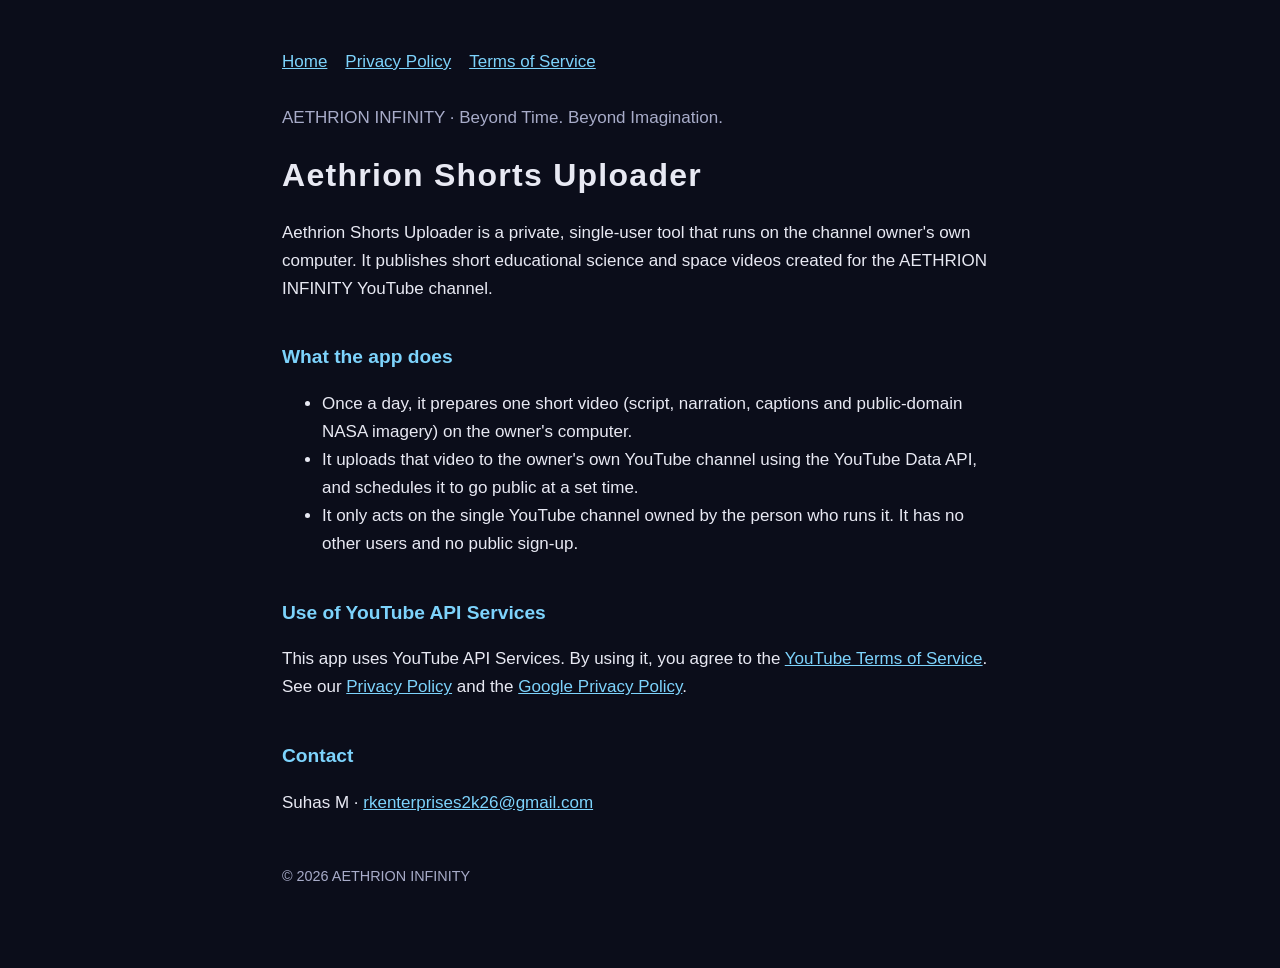
<file: index.html>
<!doctype html><html lang="en"><head><meta charset="utf-8"><meta name="viewport" content="width=device-width, initial-scale=1">
<title>Aethrion Shorts Uploader</title><link rel="stylesheet" href="style.css"></head><body><main>
<nav><a href="index.html">Home</a><a href="privacy.html">Privacy Policy</a><a href="terms.html">Terms of Service</a></nav>
<p class="muted">AETHRION INFINITY &middot; Beyond Time. Beyond Imagination.</p>
<h1>Aethrion Shorts Uploader</h1>
<p>Aethrion Shorts Uploader is a private, single-user tool that runs on the channel owner's own computer. It publishes short educational science and space videos created for the AETHRION INFINITY YouTube channel.</p>
<h2>What the app does</h2>
<ul>
<li>Once a day, it prepares one short video (script, narration, captions and public-domain NASA imagery) on the owner's computer.</li>
<li>It uploads that video to the owner's own YouTube channel using the YouTube Data API, and schedules it to go public at a set time.</li>
<li>It only acts on the single YouTube channel owned by the person who runs it. It has no other users and no public sign-up.</li>
</ul>
<h2>Use of YouTube API Services</h2>
<p>This app uses YouTube API Services. By using it, you agree to the <a href="https://www.youtube.com/t/terms">YouTube Terms of Service</a>. See our <a href="privacy.html">Privacy Policy</a> and the <a href="https://policies.google.com/privacy">Google Privacy Policy</a>.</p>
<h2>Contact</h2>
<p>Suhas M &middot; <a href="mailto:rkenterprises2k26@gmail.com">rkenterprises2k26@gmail.com</a></p>
<footer>&copy; 2026 AETHRION INFINITY</footer></main></body></html>
</file>
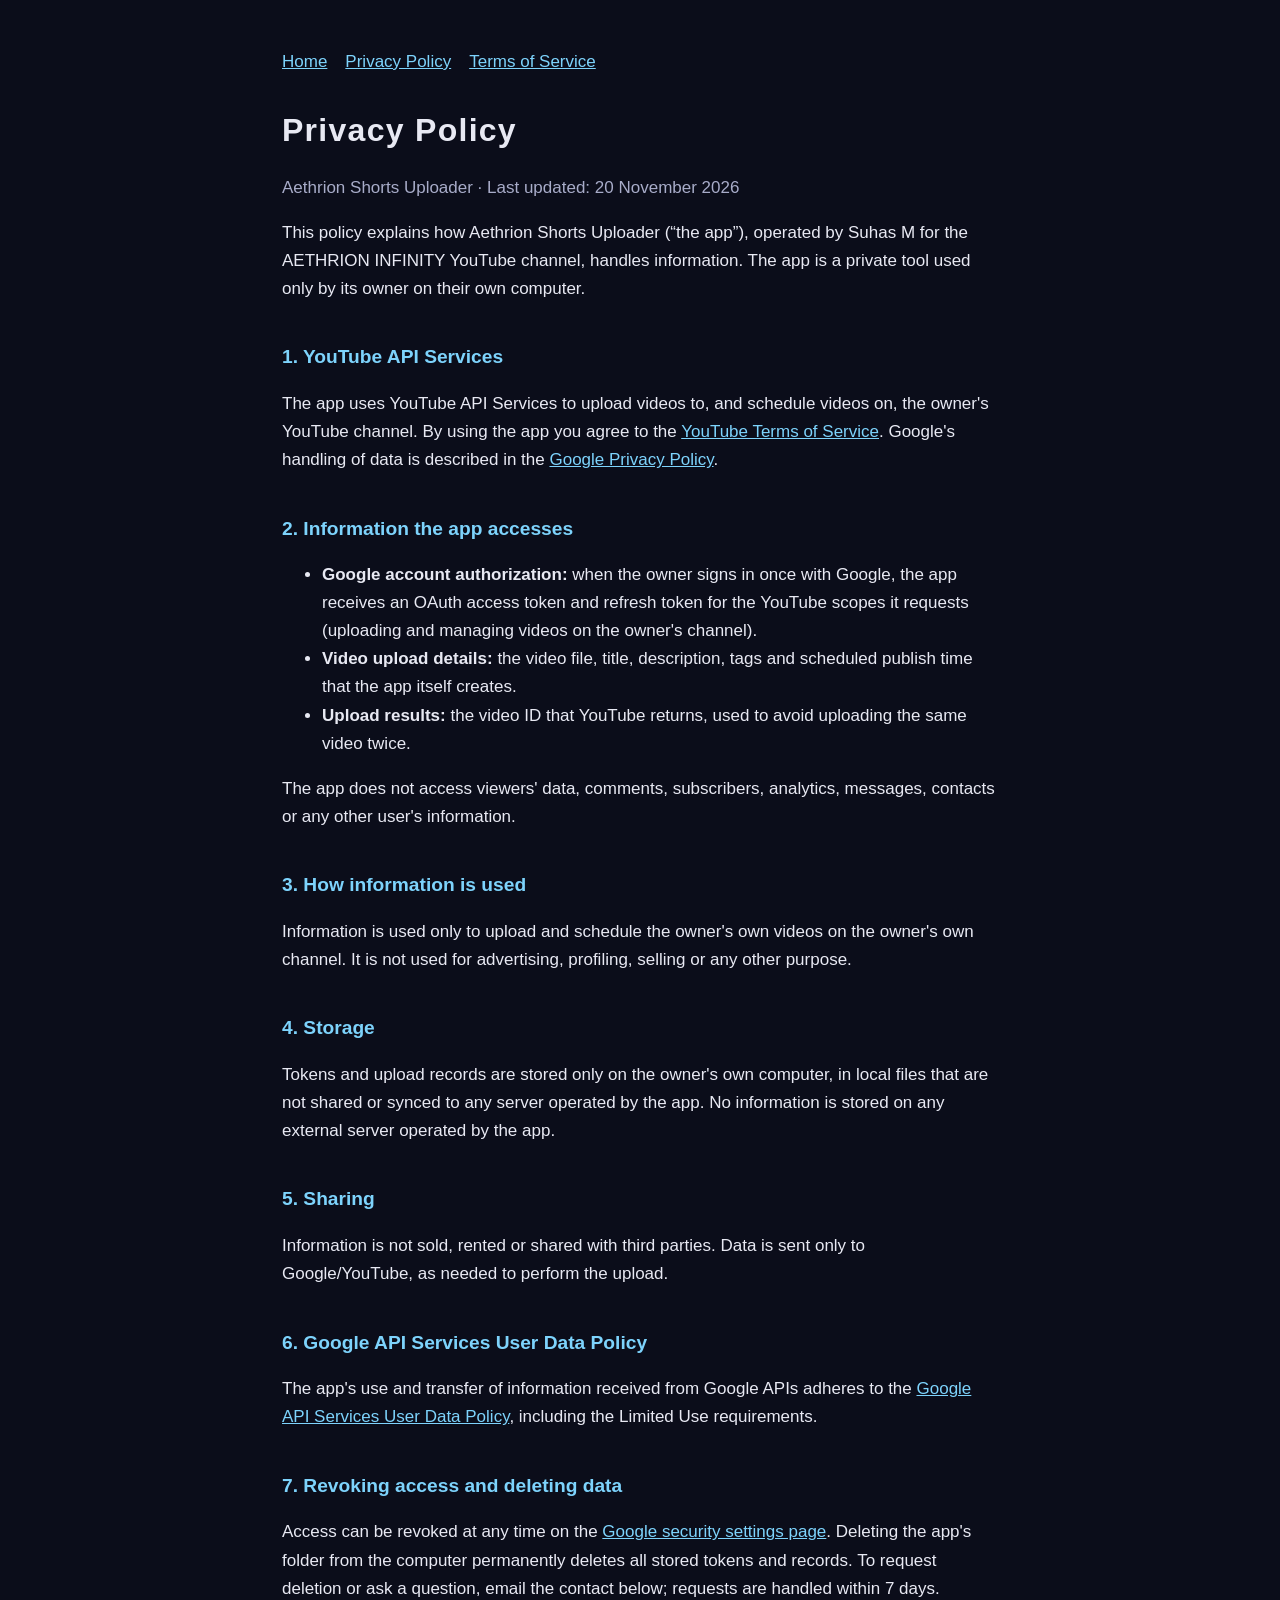
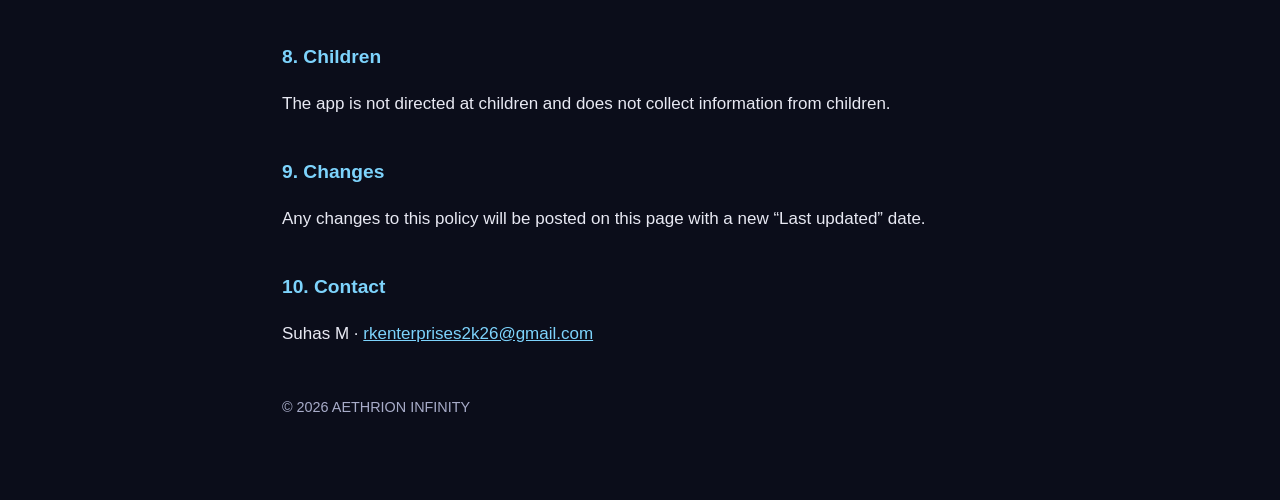
<file: privacy.html>
<!doctype html><html lang="en"><head><meta charset="utf-8"><meta name="viewport" content="width=device-width, initial-scale=1">
<title>Privacy Policy – Aethrion Shorts Uploader</title><link rel="stylesheet" href="style.css"></head><body><main>
<nav><a href="index.html">Home</a><a href="privacy.html">Privacy Policy</a><a href="terms.html">Terms of Service</a></nav>
<h1>Privacy Policy</h1><p class="muted">Aethrion Shorts Uploader &middot; Last updated: 20 November 2026</p>
<p>This policy explains how Aethrion Shorts Uploader (“the app”), operated by Suhas M for the AETHRION INFINITY YouTube channel, handles information. The app is a private tool used only by its owner on their own computer.</p>
<h2>1. YouTube API Services</h2>
<p>The app uses YouTube API Services to upload videos to, and schedule videos on, the owner's YouTube channel. By using the app you agree to the <a href="https://www.youtube.com/t/terms">YouTube Terms of Service</a>. Google's handling of data is described in the <a href="https://policies.google.com/privacy">Google Privacy Policy</a>.</p>
<h2>2. Information the app accesses</h2>
<ul>
<li><strong>Google account authorization:</strong> when the owner signs in once with Google, the app receives an OAuth access token and refresh token for the YouTube scopes it requests (uploading and managing videos on the owner's channel).</li>
<li><strong>Video upload details:</strong> the video file, title, description, tags and scheduled publish time that the app itself creates.</li>
<li><strong>Upload results:</strong> the video ID that YouTube returns, used to avoid uploading the same video twice.</li>
</ul>
<p>The app does not access viewers' data, comments, subscribers, analytics, messages, contacts or any other user's information.</p>
<h2>3. How information is used</h2>
<p>Information is used only to upload and schedule the owner's own videos on the owner's own channel. It is not used for advertising, profiling, selling or any other purpose.</p>
<h2>4. Storage</h2>
<p>Tokens and upload records are stored only on the owner's own computer, in local files that are not shared or synced to any server operated by the app. No information is stored on any external server operated by the app.</p>
<h2>5. Sharing</h2>
<p>Information is not sold, rented or shared with third parties. Data is sent only to Google/YouTube, as needed to perform the upload.</p>
<h2>6. Google API Services User Data Policy</h2>
<p>The app's use and transfer of information received from Google APIs adheres to the <a href="https://developers.google.com/terms/api-services-user-data-policy">Google API Services User Data Policy</a>, including the Limited Use requirements.</p>
<h2>7. Revoking access and deleting data</h2>
<p>Access can be revoked at any time on the <a href="https://security.google.com/settings/security/permissions">Google security settings page</a>. Deleting the app's folder from the computer permanently deletes all stored tokens and records. To request deletion or ask a question, email the contact below; requests are handled within 7 days.</p>
<h2>8. Children</h2>
<p>The app is not directed at children and does not collect information from children.</p>
<h2>9. Changes</h2>
<p>Any changes to this policy will be posted on this page with a new “Last updated” date.</p>
<h2>10. Contact</h2>
<p>Suhas M &middot; <a href="mailto:rkenterprises2k26@gmail.com">rkenterprises2k26@gmail.com</a></p>
<footer>&copy; 2026 AETHRION INFINITY</footer></main></body></html>
</file>
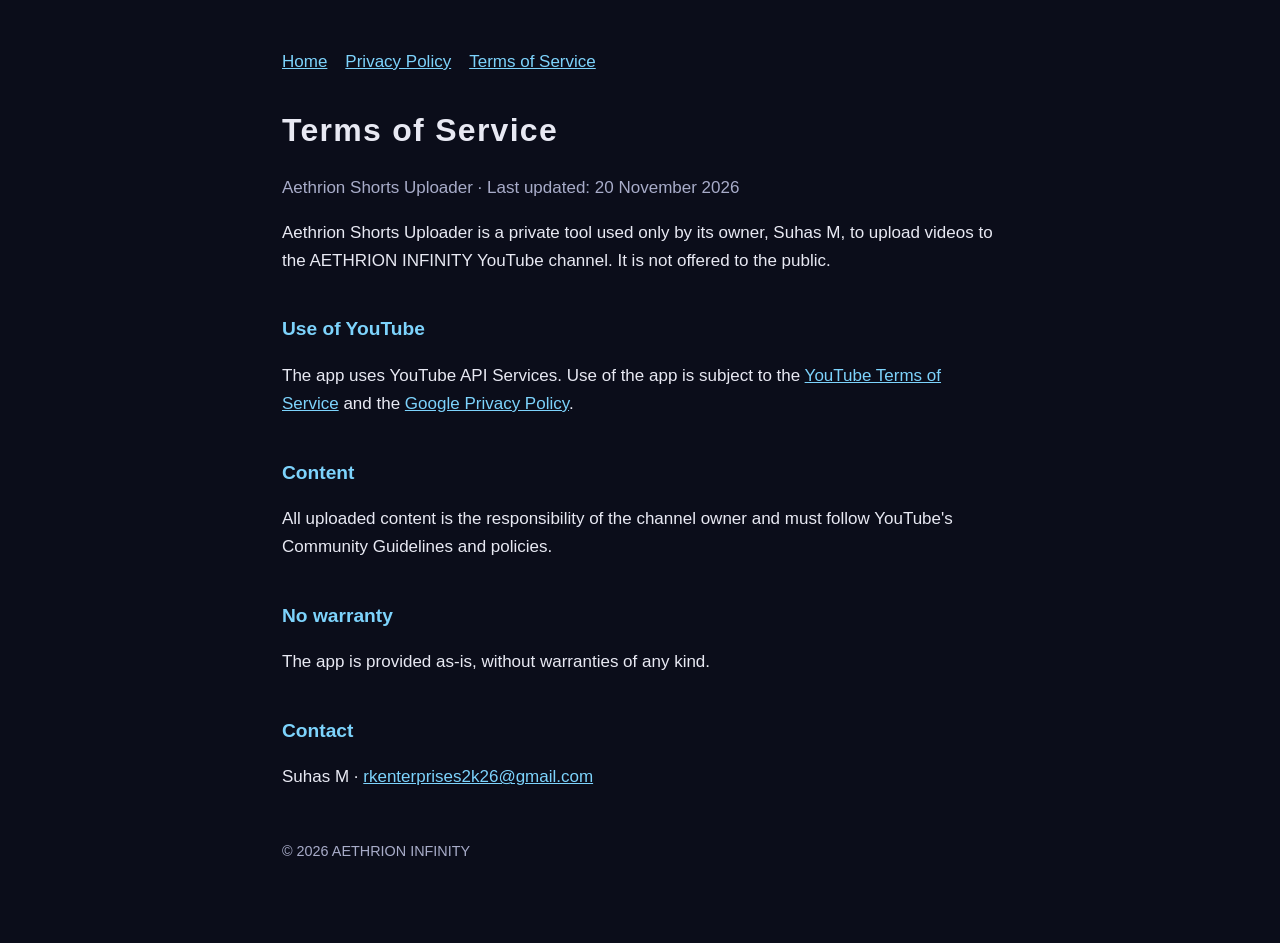
<file: terms.html>
<!doctype html><html lang="en"><head><meta charset="utf-8"><meta name="viewport" content="width=device-width, initial-scale=1">
<title>Terms of Service – Aethrion Shorts Uploader</title><link rel="stylesheet" href="style.css"></head><body><main>
<nav><a href="index.html">Home</a><a href="privacy.html">Privacy Policy</a><a href="terms.html">Terms of Service</a></nav>
<h1>Terms of Service</h1><p class="muted">Aethrion Shorts Uploader &middot; Last updated: 20 November 2026</p>
<p>Aethrion Shorts Uploader is a private tool used only by its owner, Suhas M, to upload videos to the AETHRION INFINITY YouTube channel. It is not offered to the public.</p>
<h2>Use of YouTube</h2>
<p>The app uses YouTube API Services. Use of the app is subject to the <a href="https://www.youtube.com/t/terms">YouTube Terms of Service</a> and the <a href="https://policies.google.com/privacy">Google Privacy Policy</a>.</p>
<h2>Content</h2>
<p>All uploaded content is the responsibility of the channel owner and must follow YouTube's Community Guidelines and policies.</p>
<h2>No warranty</h2>
<p>The app is provided as-is, without warranties of any kind.</p>
<h2>Contact</h2>
<p>Suhas M &middot; <a href="mailto:rkenterprises2k26@gmail.com">rkenterprises2k26@gmail.com</a></p>
<footer>&copy; 2026 AETHRION INFINITY</footer></main></body></html>
</file>
<file: style.css>
:root{--bg:#0b0d1a;--fg:#e8e9f3;--muted:#a8acc9;--accent:#7dd3fc;color-scheme:dark}
*{box-sizing:border-box}body{margin:0;background:var(--bg);color:var(--fg);font:17px/1.65 -apple-system,BlinkMacSystemFont,"Segoe UI",Roboto,Arial,sans-serif}
main{max-width:760px;margin:0 auto;padding:48px 22px 80px}h1{font-size:2rem;letter-spacing:.04em;margin:.2em 0}
h2{font-size:1.2rem;margin-top:2em;color:var(--accent)}p,li{color:var(--fg)}.muted{color:var(--muted)}
a{color:var(--accent)}nav{display:flex;gap:18px;flex-wrap:wrap;margin-bottom:28px}footer{margin-top:48px;color:var(--muted);font-size:.9rem}
</file>
